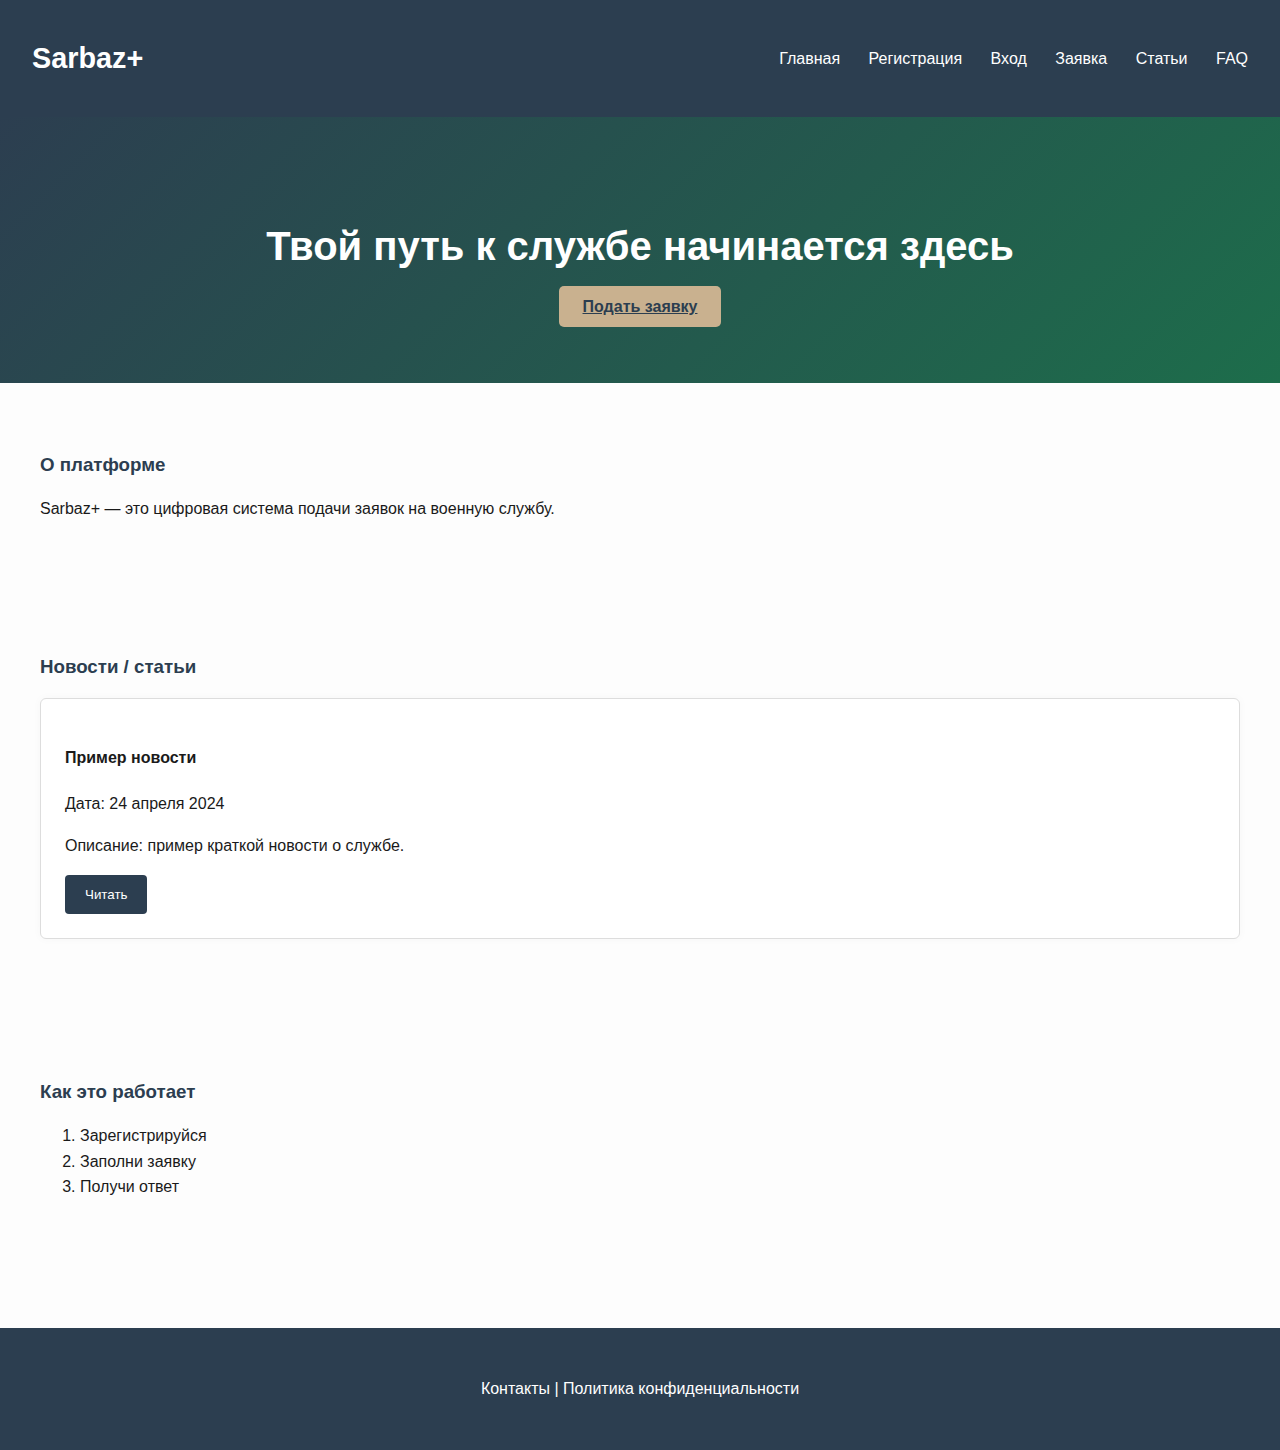
<file: index.html>
<!DOCTYPE html>
<html lang="ru">
<head>
  <meta charset="UTF-8" />
  <meta name="viewport" content="width=device-width, initial-scale=1.0" />
  <title>Sarbaz+ | Главная</title>
  <link rel="stylesheet" href="style.css" />
</head>
<body>
  <header>
    <h1>Sarbaz+</h1>
<nav id="main-nav">
  <a href="index.html">Главная</a>
  <a href="register.html">Регистрация</a>
  <a href="login.html">Вход</a>
  <a href="application.html">Заявка</a>
  <a href="articles.html">Статьи</a>
  <a href="faq.html">FAQ</a>
</nav>

  </header>

  <section class="hero">
    <h2>Твой путь к службе начинается здесь</h2>
    <a class="cta-button" href="application.html">Подать заявку</a>
  </section>

  <section class="section">
    <h3>О платформе</h3>
    <p>Sarbaz+ — это цифровая система подачи заявок на военную службу.</p>
  </section>

  <section class="section">
    <h3>Новости / статьи</h3>
    <div class="card">
      <h4>Пример новости</h4>
      <p>Дата: 24 апреля 2024</p>
      <p>Описание: пример краткой новости о службе.</p>
      <button>Читать</button>
    </div>
  </section>

  <section class="section">
    <h3>Как это работает</h3>
    <ol>
      <li>Зарегистрируйся</li>
      <li>Заполни заявку</li>
      <li>Получи ответ</li>
    </ol>
  </section>

  <footer>
    <p>Контакты | Политика конфиденциальности</p>
  </footer>
</body>
</html>

  <!-- all your HTML markup above… -->

  <script src="app.js"></script>
</body>
</html>
</file>
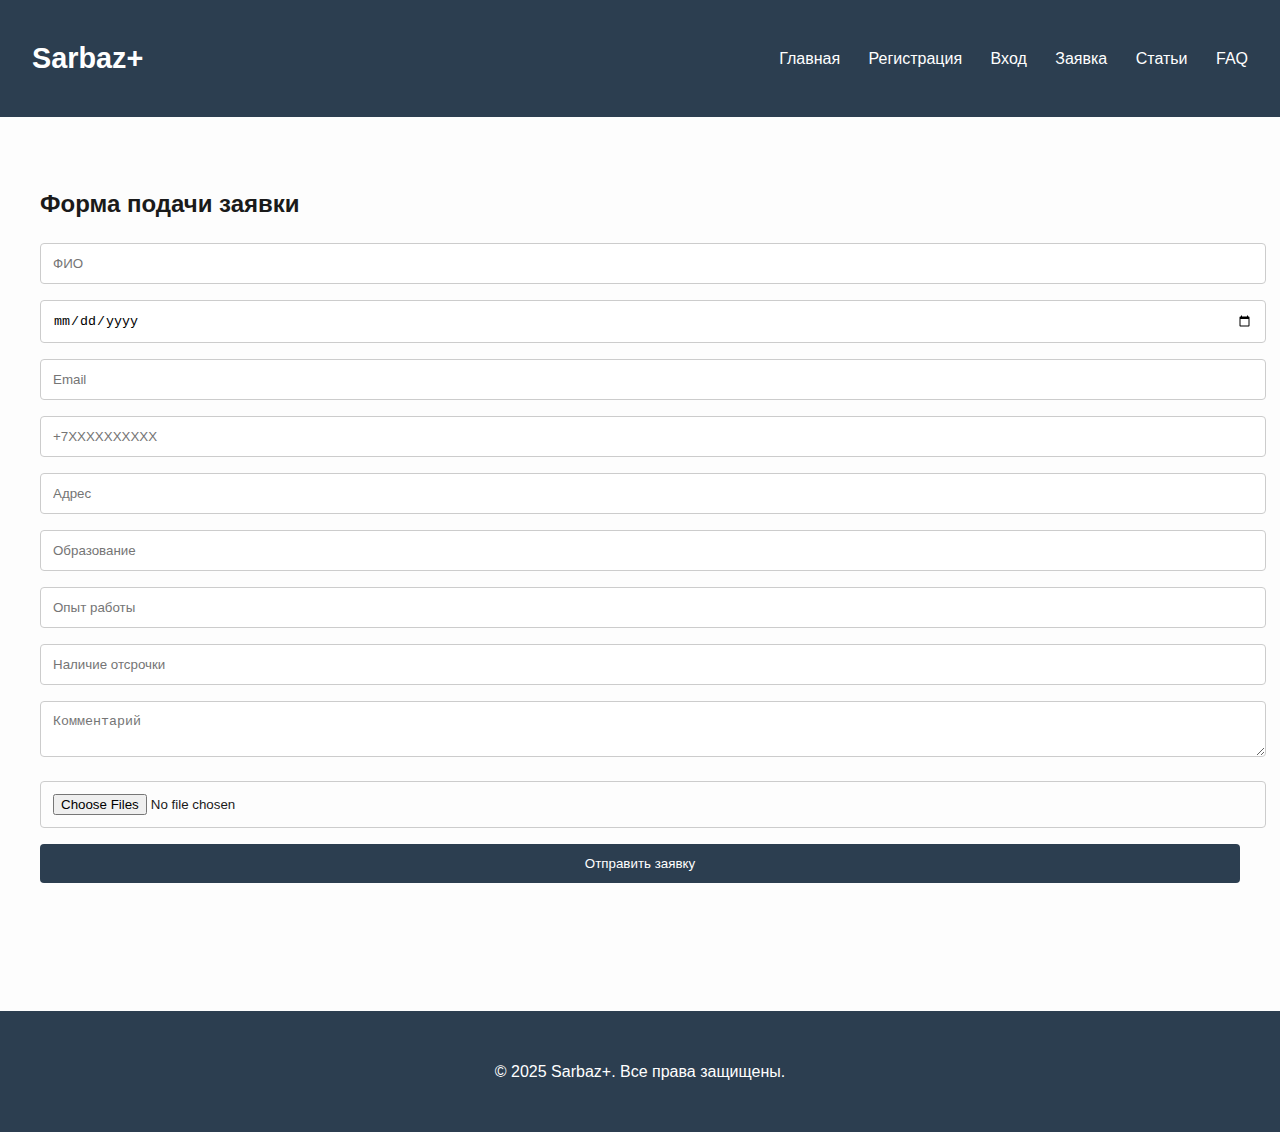
<file: application.html>
<!DOCTYPE html>
<html lang="ru">
<head>
  <meta charset="UTF-8" />
  <title>Подача заявки | Sarbaz+</title>
  <link rel="stylesheet" href="style.css" />
</head>
<body>
  <header>
    <h1>Sarbaz+</h1>
<nav id="main-nav">
  <a href="index.html">Главная</a>
  <a href="register.html">Регистрация</a>
  <a href="login.html">Вход</a>
  <a href="application.html">Заявка</a>
  <a href="articles.html">Статьи</a>
  <a href="faq.html">FAQ</a>
</nav>

  </header>

  <section class="section">
    <h2>Форма подачи заявки</h2>
    <form>
      <input type="text" placeholder="ФИО" required />
      <input type="date" placeholder="Дата рождения" required />
      <input type="email" placeholder="Email" required />
      <input type="tel" placeholder="+7XXXXXXXXXX" required />
      <input type="text" placeholder="Адрес" />
      <input type="text" placeholder="Образование" />
      <input type="text" placeholder="Опыт работы" />
      <input type="text" placeholder="Наличие отсрочки" />
      <textarea placeholder="Комментарий"></textarea>
      <input type="file" multiple />
      <input type="submit" value="Отправить заявку" />
    </form>
  </section>

  <footer>
    <p>© 2025 Sarbaz+. Все права защищены.</p>
  </footer>
</body>
</html>

  <!-- all your HTML markup above… -->

  <script src="app.js"></script>
</body>
</html>
</file>
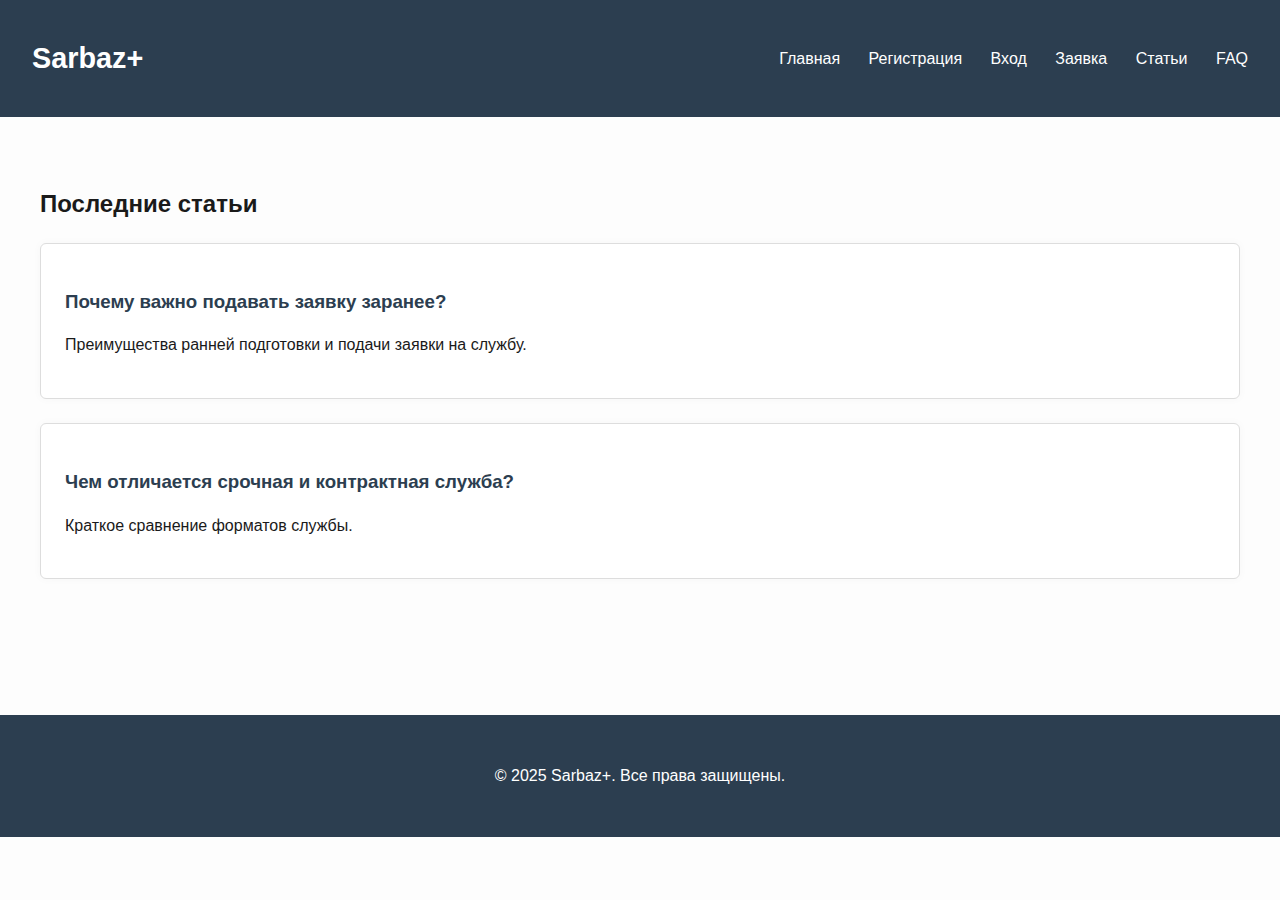
<file: articles.html>
<!DOCTYPE html>
<html lang="ru">
<head>
  <meta charset="UTF-8" />
  <title>Статьи | Sarbaz+</title>
  <link rel="stylesheet" href="style.css" />
</head>
<body>
  <header>
    <h1>Sarbaz+</h1>
<nav id="main-nav">
  <a href="index.html">Главная</a>
  <a href="register.html">Регистрация</a>
  <a href="login.html">Вход</a>
  <a href="application.html">Заявка</a>
  <a href="articles.html">Статьи</a>
  <a href="faq.html">FAQ</a>
</nav>

  </header>

  <section class="section">
    <h2>Последние статьи</h2>
    <div class="card">
      <h3>Почему важно подавать заявку заранее?</h3>
      <p>Преимущества ранней подготовки и подачи заявки на службу.</p>
    </div>
    <div class="card">
      <h3>Чем отличается срочная и контрактная служба?</h3>
      <p>Краткое сравнение форматов службы.</p>
    </div>
  </section>

  <footer>
    <p>© 2025 Sarbaz+. Все права защищены.</p>
  </footer>
</body>
</html>

  <!-- all your HTML markup above… -->

  <script src="app.js"></script>
</body>
</html>
</file>
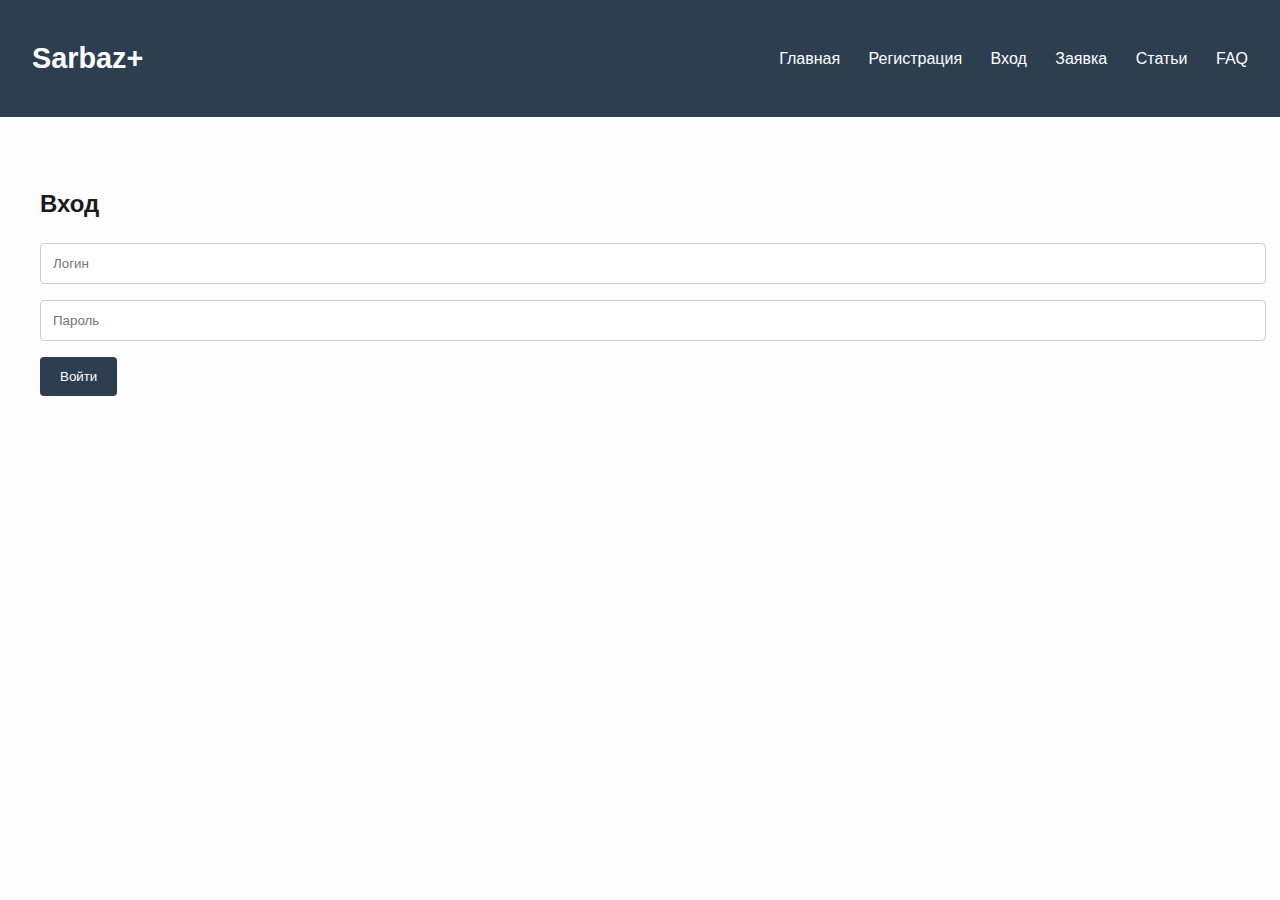
<file: dashboard.html>
<!DOCTYPE html>
<html lang="ru">
<head>
  <meta charset="UTF-8" />
  <title>Личный кабинет | Sarbaz+</title>
  <link rel="stylesheet" href="style.css">
</head>
<body>
  <header>
    <h1>Sarbaz+</h1>
<nav id="main-nav">
  <a href="index.html">Главная</a>
  <a href="register.html">Регистрация</a>
  <a href="login.html">Вход</a>
  <a href="application.html">Заявка</a>
  <a href="articles.html">Статьи</a>
  <a href="faq.html">FAQ</a>
</nav>
  </header>

  <main class="section">
    <h2>Личный кабинет</h2>

    <!-- PROFILE EDIT -->
    <section id="profile-section">
      <h3>Профиль</h3>
      <form id="profile-form" enctype="multipart/form-data">
        <input name="full_name" placeholder="ФИО" required><br>
        <input name="birth_date" type="date" required><br>
        <input name="email" type="email" required><br>
        <input name="phone" placeholder="Телефон" required><br>
        <input name="address" placeholder="Адрес"><br>
        <input name="education" placeholder="Образование"><br>
        <input name="experience" placeholder="Опыт работы"><br>
        <label>Наличие отсрочки:
          <select name="deferment">
            <option value="none">Нет</option>
            <option value="yes">Да</option>
          </select>
        </label><br>
        <textarea name="comment" placeholder="Комментарий"></textarea><br>
        <label>Загрузить документы:</label>
        <input type="file" name="documents" multiple><br>
        <button type="submit">Сохранить профиль</button>
      </form>
      <pre id="profile-result"></pre>
    </section>

    <!-- APPLICATIONS -->
    <section id="applications-section">
      <h3>Мои заявки</h3>
      <ul id="applications-list"></ul>

      <h4>Новая заявка</h4>
      <form id="application-form" enctype="multipart/form-data">
        <label>Тип службы:
          <select name="service_type" required>
            <option value="contract">Контрактная</option>
            <option value="conscription">Срочная</option>
          </select>
        </label><br>
        <textarea name="application_comment" placeholder="Ваш комментарий"></textarea><br>
        <label>Прикрепить файлы:</label>
        <input type="file" name="application_docs" multiple><br>
        <button type="submit">Отправить заявку</button>
      </form>
      <pre id="application-result"></pre>
    </section>
  </main>

  <script src="app.js"></script>
</body>
</html>
</file>
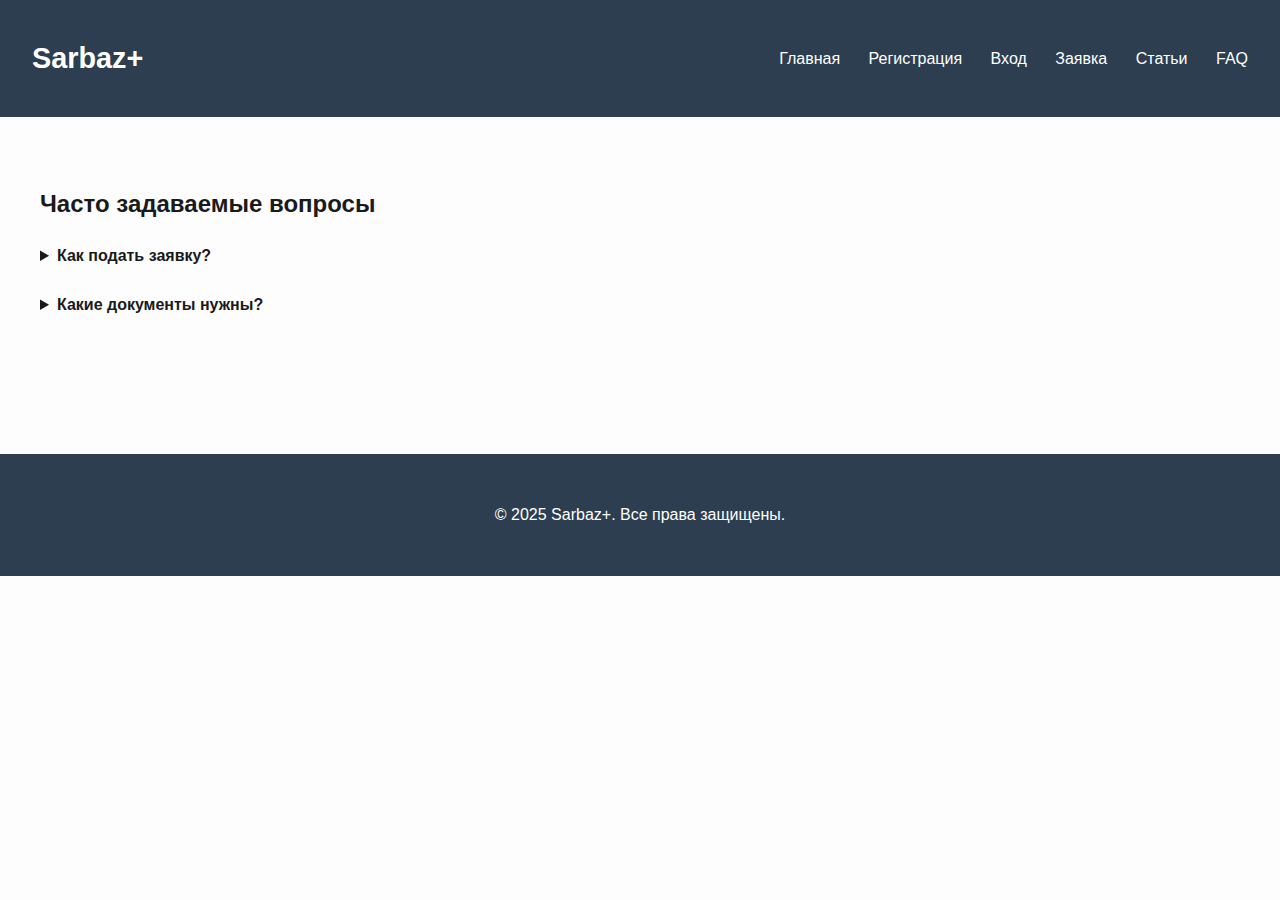
<file: faq.html>
<!DOCTYPE html>
<html lang="ru">
<head>
  <meta charset="UTF-8" />
  <title>FAQ | Sarbaz+</title>
  <link rel="stylesheet" href="style.css" />
  <style>
    .faq-item {
      margin-bottom: 1.5rem;
    }
    .faq-item summary {
      font-weight: bold;
      cursor: pointer;
    }
  </style>
</head>
<body>
  <header>
    <h1>Sarbaz+</h1>
<nav id="main-nav">
  <a href="index.html">Главная</a>
  <a href="register.html">Регистрация</a>
  <a href="login.html">Вход</a>
  <a href="application.html">Заявка</a>
  <a href="articles.html">Статьи</a>
  <a href="faq.html">FAQ</a>
</nav>

  </header>

  <section class="section">
    <h2>Часто задаваемые вопросы</h2>
    <details class="faq-item">
      <summary>Как подать заявку?</summary>
      <p>Заполните форму на странице "Заявка" и прикрепите необходимые документы.</p>
    </details>
    <details class="faq-item">
      <summary>Какие документы нужны?</summary>
      <p>Паспорт, диплом (если есть), подтверждение отсрочки (при наличии).</p>
    </details>
  </section>

  <footer>
    <p>© 2025 Sarbaz+. Все права защищены.</p>
  </footer>
</body>
</html>

  <!-- all your HTML markup above… -->

  <script src="app.js"></script>
</body>
</html>
</file>
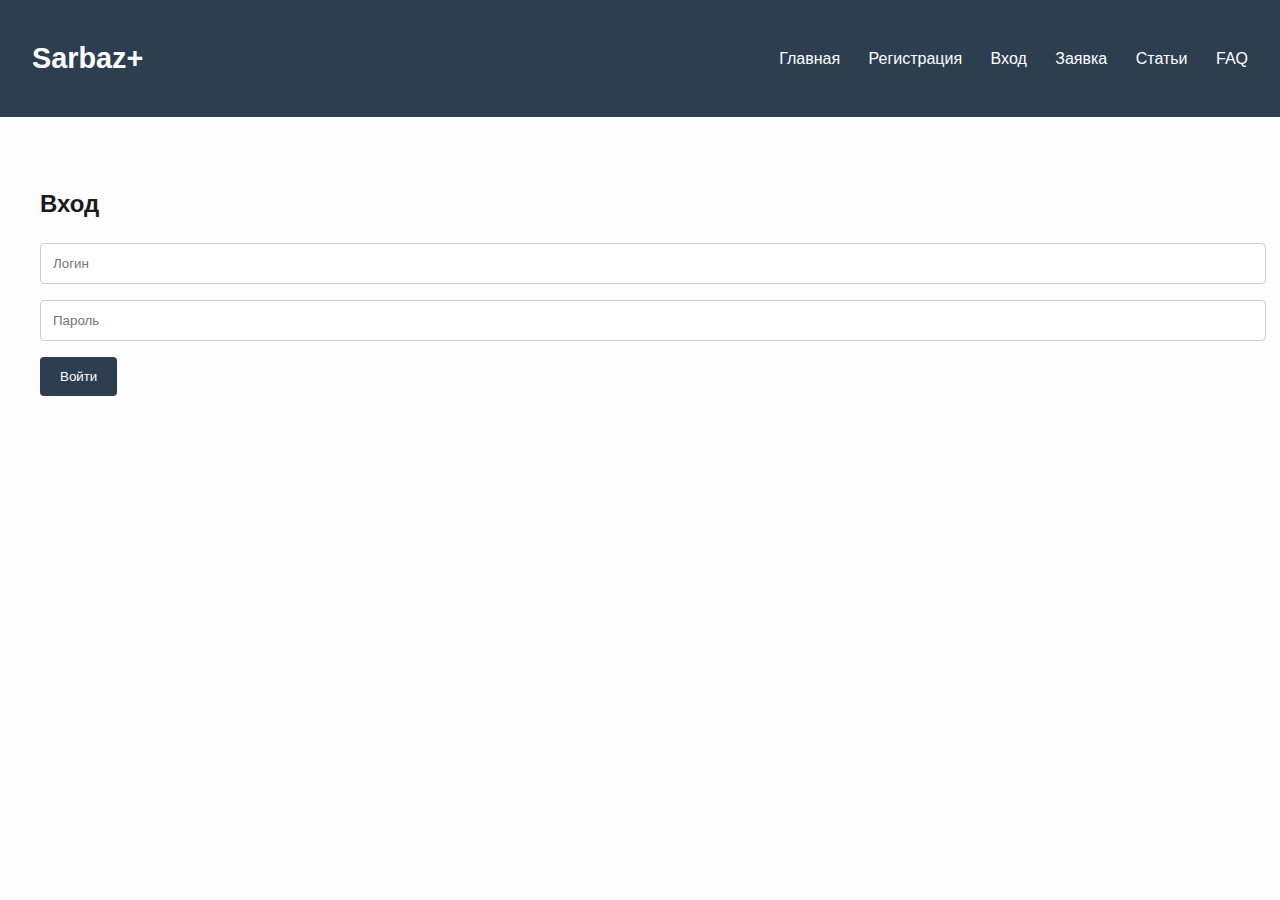
<file: login.html>
<!DOCTYPE html>
<html lang="ru">
<head>
  <meta charset="UTF-8">
  <title>Вход | Sarbaz+</title>
  <link rel="stylesheet" href="style.css">
</head>
<body>
  <header>
    <h1>Sarbaz+</h1>
<nav id="main-nav">
  <a href="index.html">Главная</a>
  <a href="register.html">Регистрация</a>
  <a href="login.html">Вход</a>
  <a href="application.html">Заявка</a>
  <a href="articles.html">Статьи</a>
  <a href="faq.html">FAQ</a>
</nav>
  </header>

  <section class="section">
    <h2>Вход</h2>
    <form id="login-form">
      <input type="text" id="login-username" placeholder="Логин" required>
      <input type="password" id="login-password" placeholder="Пароль" required>
      <button type="submit">Войти</button>
    </form>
    <pre id="login-result"></pre>
  </section>

  <script src="app.js"></script>
</body>
</html>
</file>
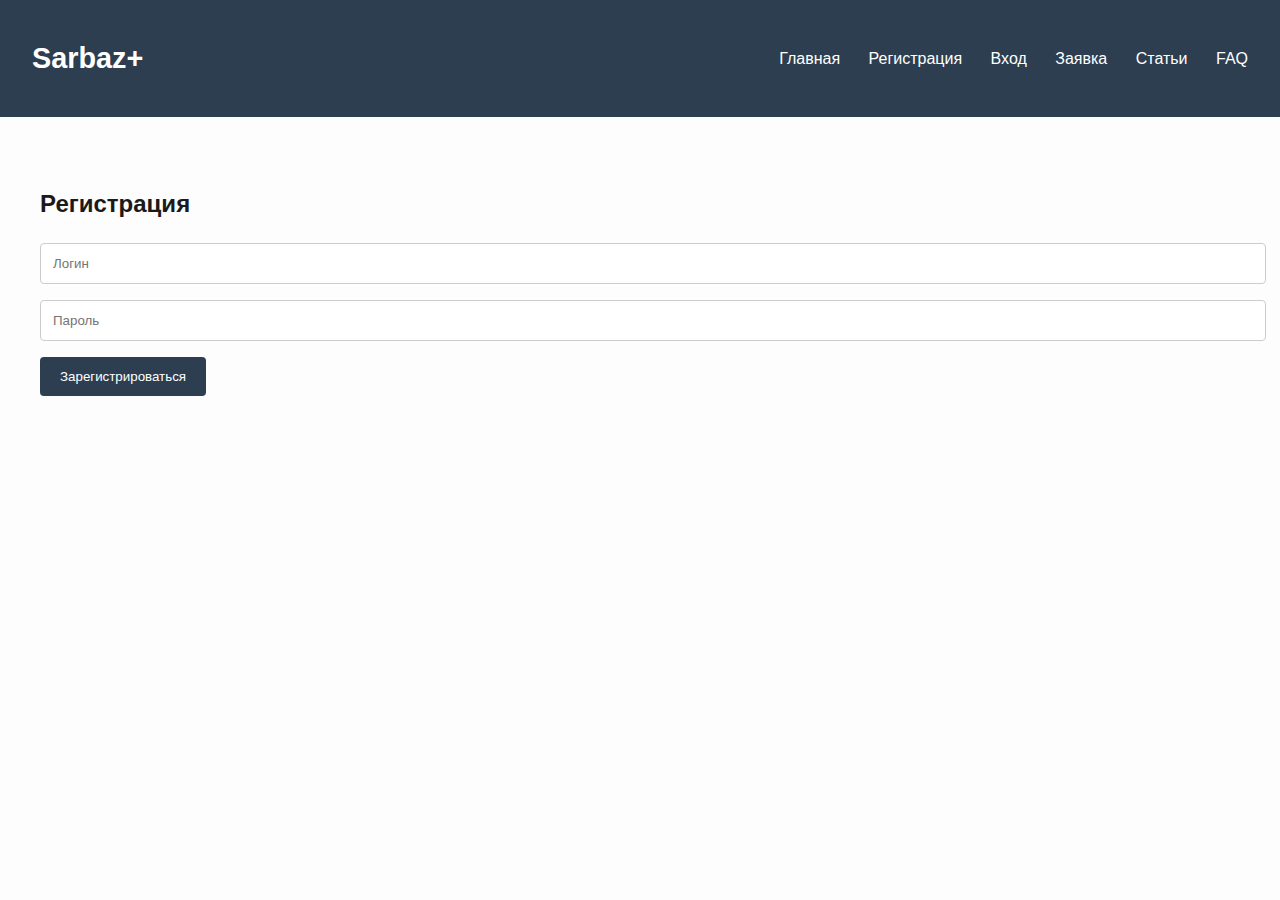
<file: register.html>
<!DOCTYPE html>
<html lang="ru">
<head>
  <meta charset="UTF-8">
  <title>Регистрация | Sarbaz+</title>
  <link rel="stylesheet" href="style.css">
</head>
<body>
  <header>
    <h1>Sarbaz+</h1>
<nav id="main-nav">
  <a href="index.html">Главная</a>
  <a href="register.html">Регистрация</a>
  <a href="login.html">Вход</a>
  <a href="application.html">Заявка</a>
  <a href="articles.html">Статьи</a>
  <a href="faq.html">FAQ</a>
</nav>
  </header>

  <section class="section">
    <h2>Регистрация</h2>
    <form id="register-form">
      <input type="text" id="reg-username" placeholder="Логин" required>
      <input type="password" id="reg-password" placeholder="Пароль" required>
      <button type="submit">Зарегистрироваться</button>
    </form>
    <pre id="reg-result"></pre>
  </section>

  <script src="app.js"></script>
</body>
</html>
</file>
<file: style.css>
:root {
  --primary-color: #2c3e50;     /* Dark greenish */
  --accent-color: #c9b18f;      /* Beige */
  --background-color: #fdfdfd;  /* Light background */
  --text-color: #1a1a1a;        /* Near black */
  --link-color: #1d6d4b;
  --danger-color: #e74c3c;
  --gray: #888;
}

body {
  font-family: 'Segoe UI', sans-serif;
  margin: 0;
  padding: 0;
  background-color: var(--background-color);
  color: var(--text-color);
  line-height: 1.6;
}

header {
  background-color: var(--primary-color);
  color: white;
  padding: 1rem 2rem;
  display: flex;
  justify-content: space-between;
  align-items: center;
}

header h1 {
  font-size: 1.8rem;
}

nav a {
  color: white;
  text-decoration: none;
  margin-left: 1.5rem;
  font-weight: 500;
}

nav a:hover {
  text-decoration: underline;
}

.hero {
  background: linear-gradient(135deg, var(--primary-color), #1d6d4b);
  color: white;
  text-align: center;
  padding: 4rem 2rem;
}

.hero h2 {
  font-size: 2.5rem;
  margin-bottom: 1rem;
}

.hero .cta-button {
  background-color: var(--accent-color);
  color: var(--primary-color);
  padding: 0.75rem 1.5rem;
  font-size: 1rem;
  font-weight: bold;
  border: none;
  border-radius: 5px;
  cursor: pointer;
}

.hero .cta-button:hover {
  background-color: #bfa17b;
}

.section {
  padding: 3rem 2rem;
  max-width: 1200px;
  margin: 0 auto;
}

.section h3 {
  margin-bottom: 1rem;
  color: var(--primary-color);
}

.card {
  background: white;
  border: 1px solid #ddd;
  border-radius: 6px;
  padding: 1.5rem;
  margin-bottom: 1.5rem;
  box-shadow: 0 0 10px rgba(0,0,0,0.03);
}

footer {
  background-color: var(--primary-color);
  color: white;
  text-align: center;
  padding: 2rem 1rem;
  margin-top: 4rem;
}

input, select, textarea {
  width: 100%;
  padding: 0.75rem;
  margin-bottom: 1rem;
  border: 1px solid #ccc;
  border-radius: 4px;
}

button, input[type="submit"] {
  background-color: var(--primary-color);
  color: white;
  padding: 0.75rem 1.25rem;
  border: none;
  border-radius: 4px;
  cursor: pointer;
}

button:hover, input[type="submit"]:hover {
  background-color: #1d6d4b;
}

@media screen and (max-width: 768px) {
  header {
    flex-direction: column;
    text-align: center;
  }

  nav a {
    margin: 0.5rem 0;
  }

  .hero h2 {
    font-size: 2rem;
  }

  .section {
    padding: 2rem 1rem;
  }
}
</file>
